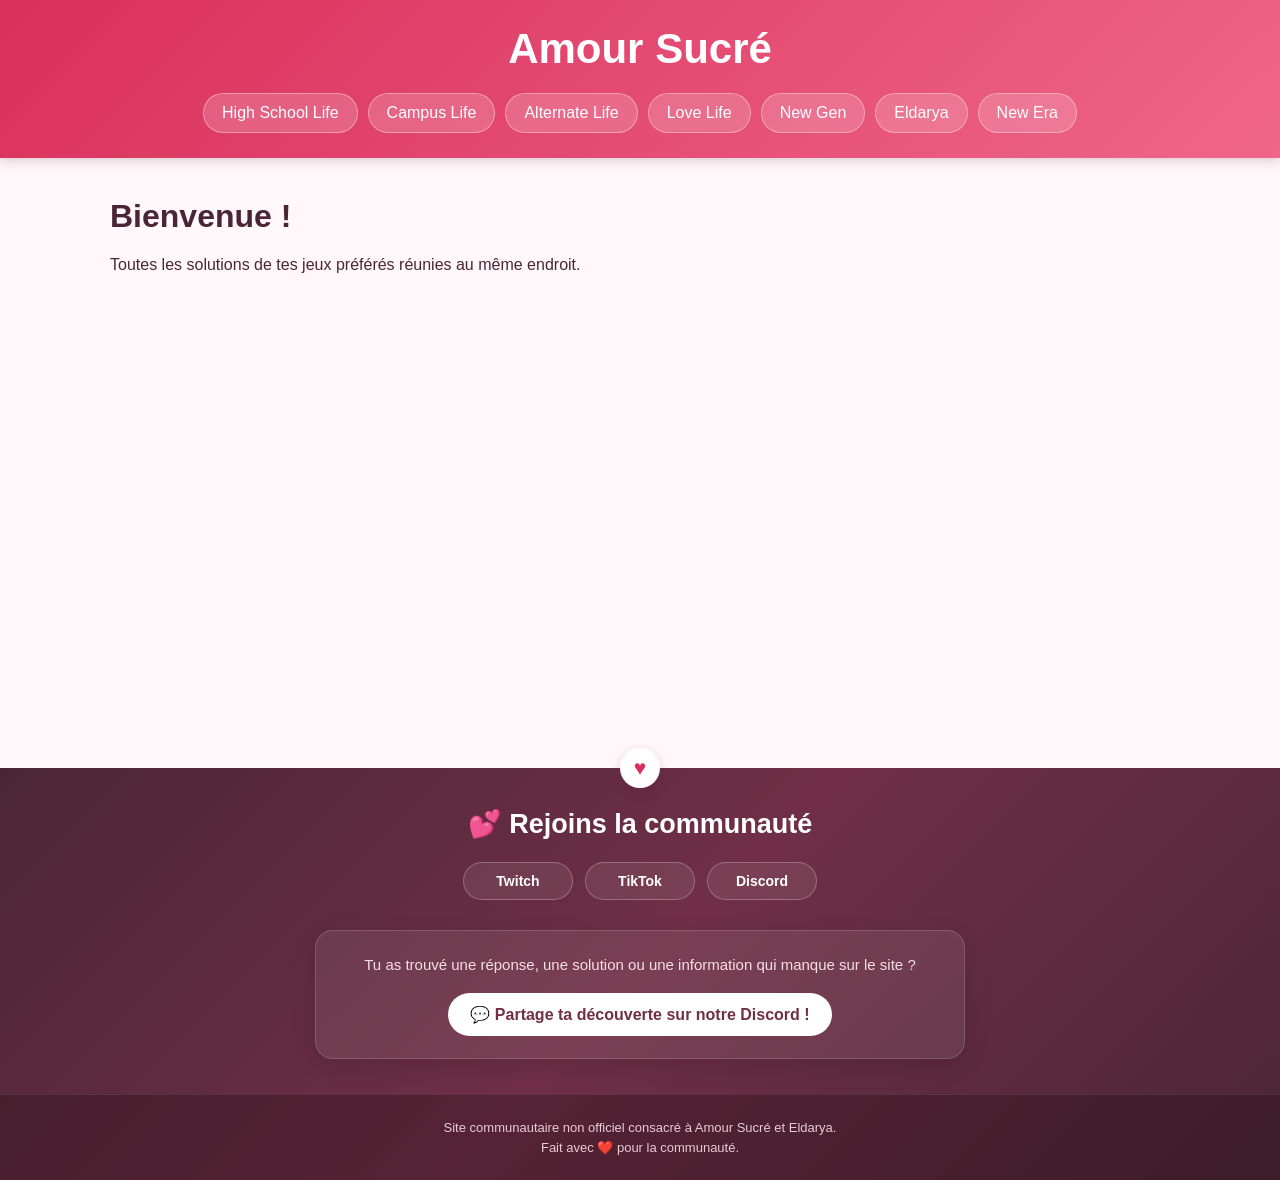
<file: index.html>
<!DOCTYPE html>

<html lang="fr">

<head>
    <meta charset="UTF-8">

    <meta name="viewport" content="width=device-width, initial-scale=1.0">

    <title>Amour Sucré - Guide</title>

    <link rel="stylesheet" href="style/css/style.css">
</head>

<body>

    <div id="header"></div>

    <main>

        <h1>Bienvenue !</h1>

        <p>
            Toutes les solutions de tes jeux préférés réunies au même endroit.
        </p>

    </main>

    <div id="footer"></div>

    <script src="js/components.js"></script>

</body>

</html>
</file>
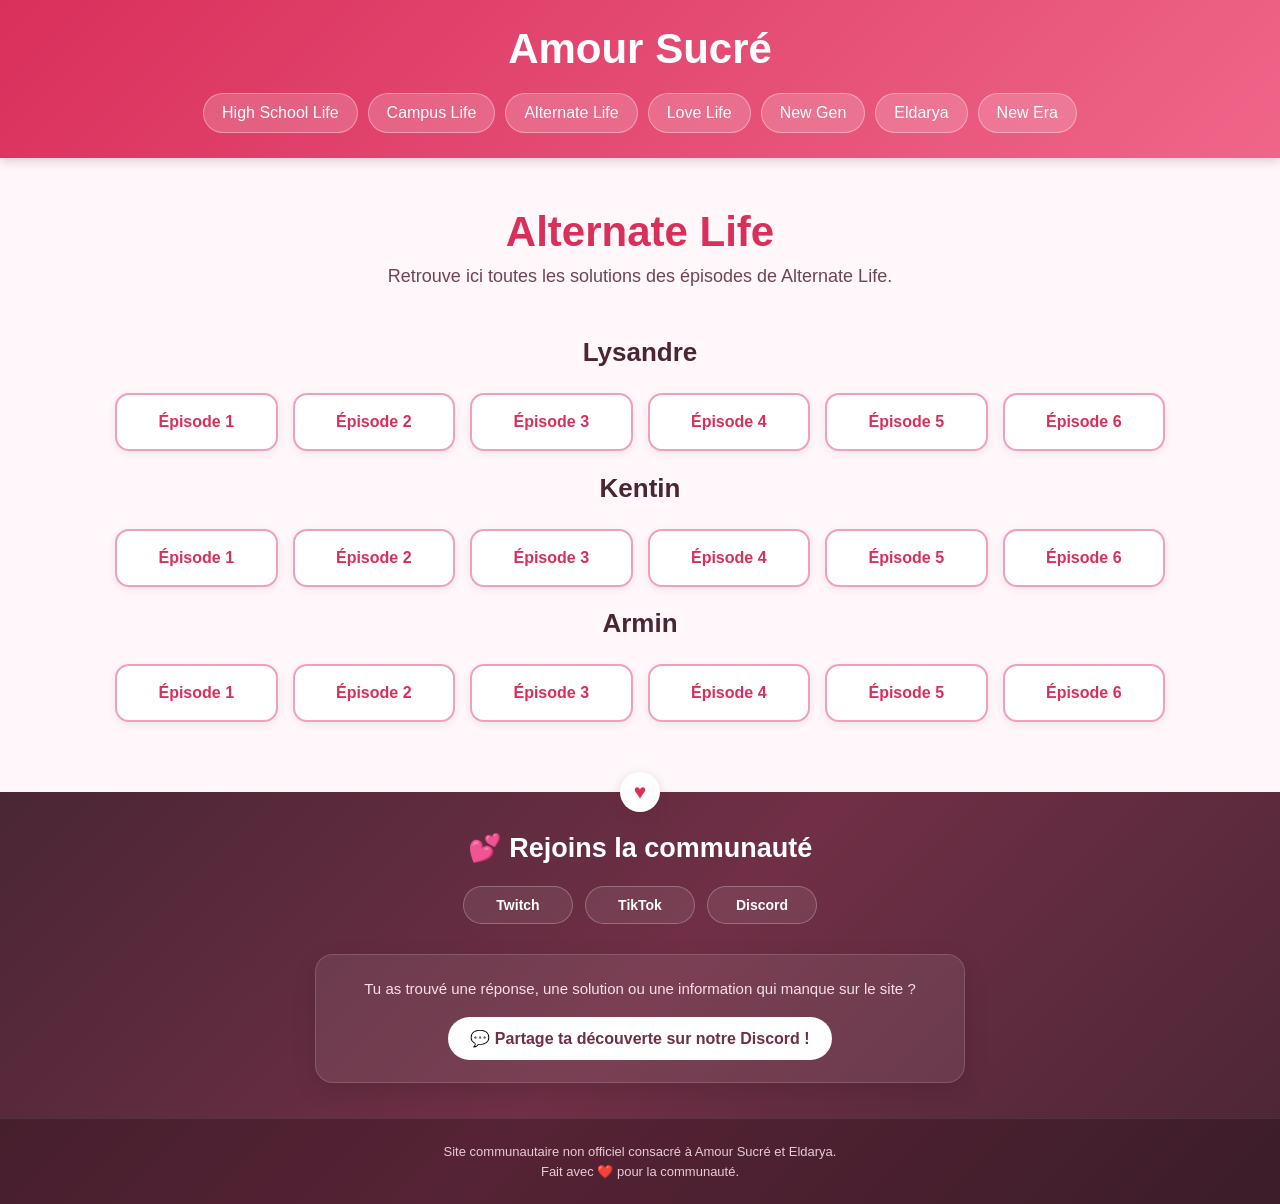
<file: jeux/alternate_life/index.html>
<!DOCTYPE html>
<html lang="fr">

<head>
    <meta charset="UTF-8">
    <meta name="viewport" content="width=device-width, initial-scale=1.0">

    <title>Alternate Life - Solutions</title>

    <!-- CSS général du site -->
    <link rel="stylesheet" href="../../style/css/style.css">

    <!-- CSS spécifique à la page HSL -->
    <link rel="stylesheet" href="../../style/css/hsl.css">
</head>

<body>

    <!-- Header partagé -->
    <div id="header"></div>

    <main class="game-page">

        <section class="game-intro">

            <h1>Alternate Life</h1>

            <p>
                Retrouve ici toutes les solutions des épisodes de
                Alternate Life.
            </p>

        </section>

        <section class="episodes-section">

            <h2>Lysandre</h2>

            <div class="episodes-grid">

                <a href="episode/episode_1.html" class="episode-button">Épisode 1</a>
                <a href="episode/episode_2.html" class="episode-button">Épisode 2</a>
                <a href="episode/episode_3.html" class="episode-button">Épisode 3</a>
                <a href="episode/episode_4.html" class="episode-button">Épisode 4</a>
                <a href="episode/episode_5.html" class="episode-button">Épisode 5</a>
                <a href="episode/episode_6.html" class="episode-button">Épisode 6</a>
            </div>

            <h2>Kentin</h2>

            <div class="episodes-grid">

                <a href="episode/episode_1.html" class="episode-button">Épisode 1</a>
                <a href="episode/episode_2.html" class="episode-button">Épisode 2</a>
                <a href="episode/episode_3.html" class="episode-button">Épisode 3</a>
                <a href="episode/episode_4.html" class="episode-button">Épisode 4</a>
                <a href="episode/episode_5.html" class="episode-button">Épisode 5</a>
                <a href="episode/episode_6.html" class="episode-button">Épisode 6</a>
            </div>

            <h2>Armin</h2>

            <div class="episodes-grid">

                <a href="episode/episode_1.html" class="episode-button">Épisode 1</a>
                <a href="episode/episode_2.html" class="episode-button">Épisode 2</a>
                <a href="episode/episode_3.html" class="episode-button">Épisode 3</a>
                <a href="episode/episode_4.html" class="episode-button">Épisode 4</a>
                <a href="episode/episode_5.html" class="episode-button">Épisode 5</a>
                <a href="episode/episode_6.html" class="episode-button">Épisode 6</a>
            </div>

        </section>

    </main>

    <!-- Footer partagé -->
    <div id="footer"></div>

    <script src="../../js/components.js"></script>

</body>

</html>
</file>
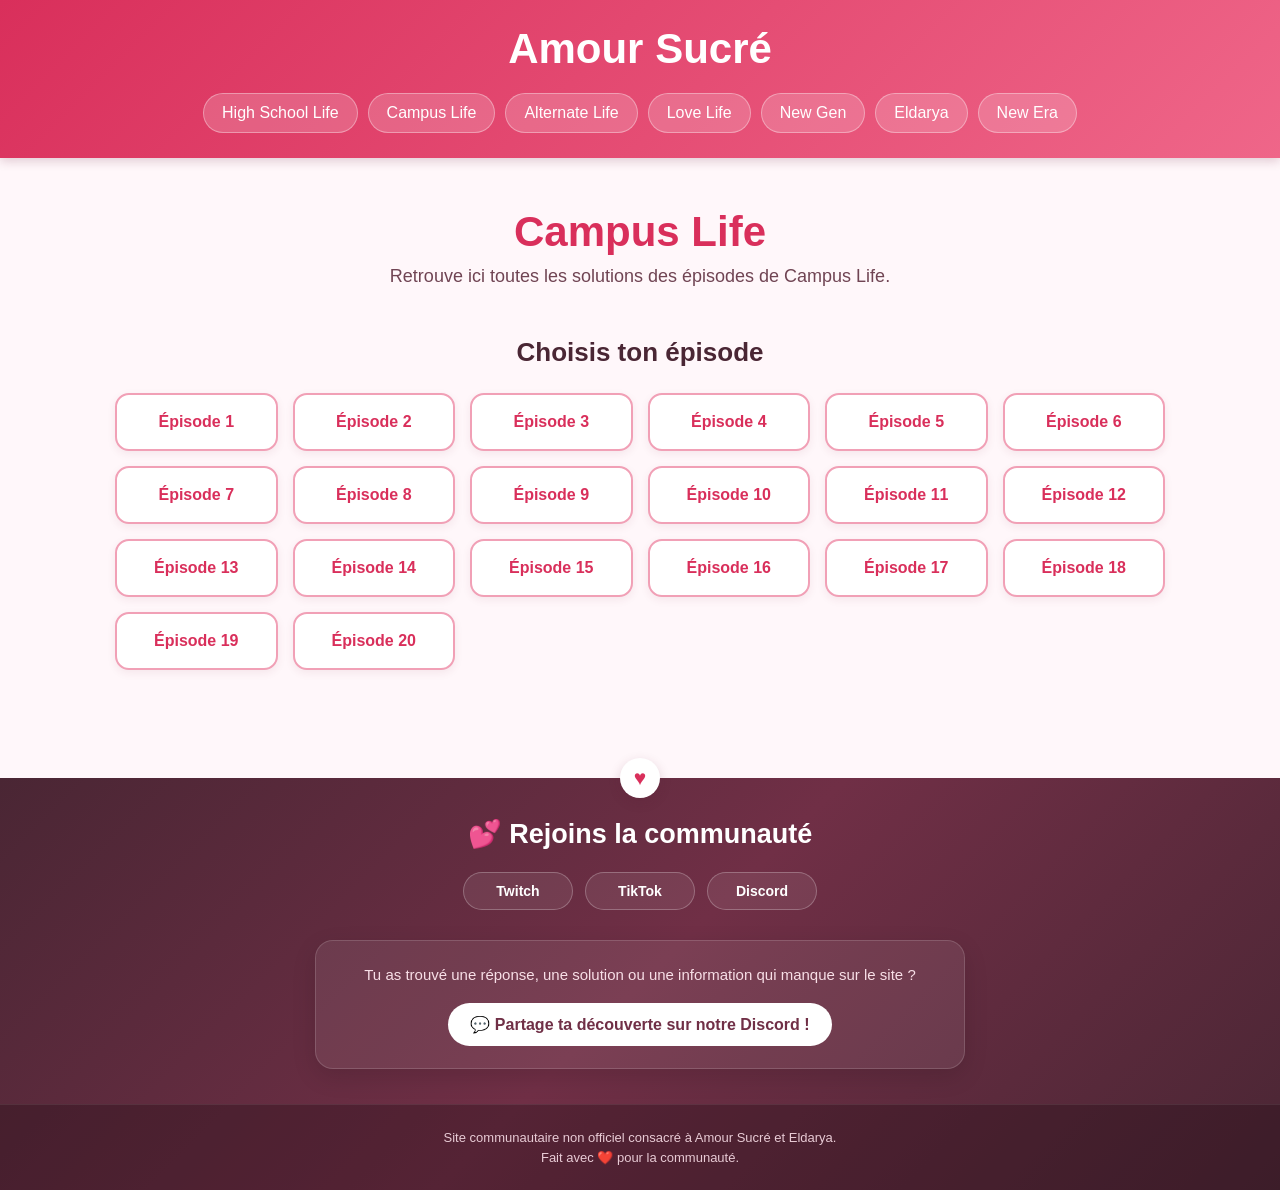
<file: jeux/campus_life/index.html>
<!DOCTYPE html>
<html lang="fr">

<head>
    <meta charset="UTF-8">
    <meta name="viewport" content="width=device-width, initial-scale=1.0">

    <title>Campus life - Solutions</title>

    <!-- CSS général du site -->
    <link rel="stylesheet" href="../../style/css/style.css">

    <!-- CSS spécifique à la page HSL -->
    <link rel="stylesheet" href="../../style/css/hsl.css">
</head>

<body>

    <!-- Header partagé -->
    <div id="header"></div>

    <main class="game-page">

        <section class="game-intro">

            <h1>Campus Life</h1>

            <p>
                Retrouve ici toutes les solutions des épisodes de
                Campus Life.
            </p>

        </section>

        <section class="episodes-section">

            <h2>Choisis ton épisode</h2>

            <div class="episodes-grid">

                <a href="episode/episode_1.html" class="episode-button">Épisode 1</a>
                <a href="episode/episode_2.html" class="episode-button">Épisode 2</a>
                <a href="episode/episode_3.html" class="episode-button">Épisode 3</a>
                <a href="episode/episode_4.html" class="episode-button">Épisode 4</a>
                <a href="episode/episode_5.html" class="episode-button">Épisode 5</a>
                <a href="episode/episode_6.html" class="episode-button">Épisode 6</a>
                <a href="episode/episode_7.html" class="episode-button">Épisode 7</a>
                <a href="episode/episode_8.html" class="episode-button">Épisode 8</a>
                <a href="episode/episode_9.html" class="episode-button">Épisode 9</a>
                <a href="episode/episode_10.html" class="episode-button">Épisode 10</a>

                <a href="episode/episode_11.html" class="episode-button">Épisode 11</a>
                <a href="episode/episode_12.html" class="episode-button">Épisode 12</a>
                <a href="episode/episode_13.html" class="episode-button">Épisode 13</a>
                <a href="episode/episode_14.html" class="episode-button">Épisode 14</a>
                <a href="episode/episode_15.html" class="episode-button">Épisode 15</a>
                <a href="episode/episode_16.html" class="episode-button">Épisode 16</a>
                <a href="episode/episode_17.html" class="episode-button">Épisode 17</a>
                <a href="episode/episode_18.html" class="episode-button">Épisode 18</a>
                <a href="episode/episode_19.html" class="episode-button">Épisode 19</a>
                <a href="episode/episode_20.html" class="episode-button">Épisode 20</a>

            </div>

        </section>

    </main>

    <!-- Footer partagé -->
    <div id="footer"></div>

    <script src="../../js/components.js"></script>

</body>

</html>
</file>
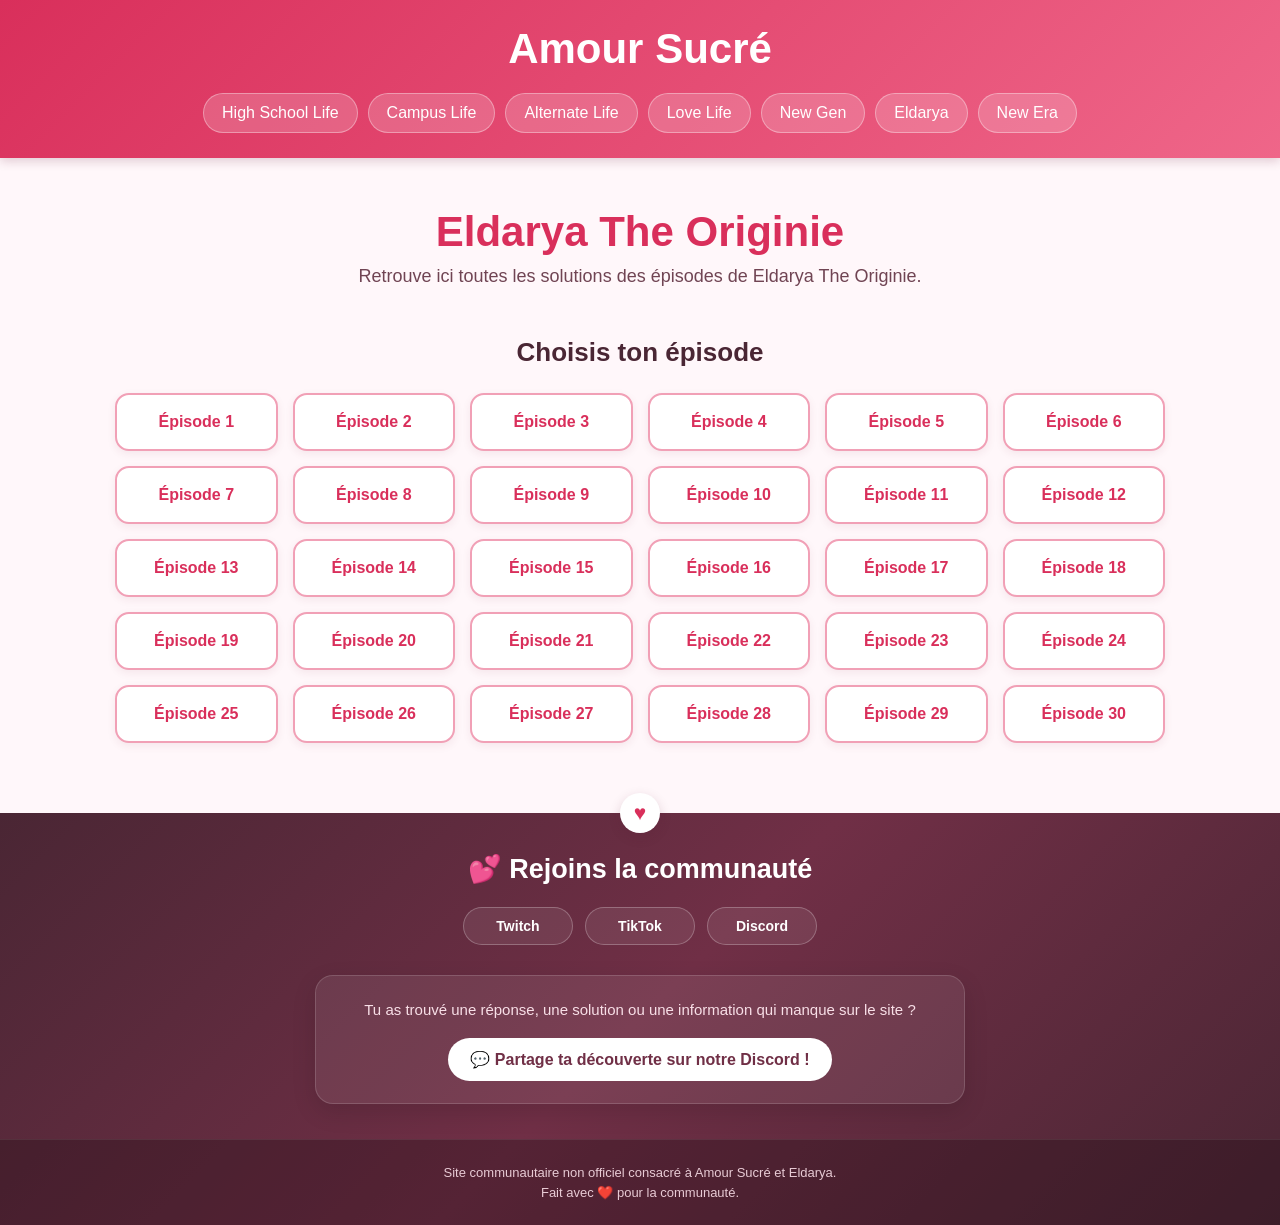
<file: jeux/eldarya/index.html>
<!DOCTYPE html>
<html lang="fr">

<head>
    <meta charset="UTF-8">
    <meta name="viewport" content="width=device-width, initial-scale=1.0">

    <title>Eldarya The Originie - Solutions</title>

    <!-- CSS général du site -->
    <link rel="stylesheet" href="../../style/css/style.css">

    <!-- CSS spécifique à la page HSL -->
    <link rel="stylesheet" href="../../style/css/hsl.css">
</head>

<body>

    <!-- Header partagé -->
    <div id="header"></div>

    <main class="game-page">

        <section class="game-intro">

            <h1>Eldarya The Originie</h1>

            <p>
                Retrouve ici toutes les solutions des épisodes de
                Eldarya The Originie.
            </p>

        </section>

        <section class="episodes-section">

            <h2>Choisis ton épisode</h2>

            <div class="episodes-grid">

                <a href="episode/episode_1.html" class="episode-button">Épisode 1</a>
                <a href="episode/episode_2.html" class="episode-button">Épisode 2</a>
                <a href="episode/episode_3.html" class="episode-button">Épisode 3</a>
                <a href="episode/episode_4.html" class="episode-button">Épisode 4</a>
                <a href="episode/episode_5.html" class="episode-button">Épisode 5</a>
                <a href="episode/episode_6.html" class="episode-button">Épisode 6</a>
                <a href="episode/episode_7.html" class="episode-button">Épisode 7</a>
                <a href="episode/episode_8.html" class="episode-button">Épisode 8</a>
                <a href="episode/episode_9.html" class="episode-button">Épisode 9</a>
                <a href="episode/episode_10.html" class="episode-button">Épisode 10</a>

                <a href="episode/episode_11.html" class="episode-button">Épisode 11</a>
                <a href="episode/episode_12.html" class="episode-button">Épisode 12</a>
                <a href="episode/episode_13.html" class="episode-button">Épisode 13</a>
                <a href="episode/episode_14.html" class="episode-button">Épisode 14</a>
                <a href="episode/episode_15.html" class="episode-button">Épisode 15</a>
                <a href="episode/episode_16.html" class="episode-button">Épisode 16</a>
                <a href="episode/episode_17.html" class="episode-button">Épisode 17</a>
                <a href="episode/episode_18.html" class="episode-button">Épisode 18</a>
                <a href="episode/episode_19.html" class="episode-button">Épisode 19</a>
                <a href="episode/episode_20.html" class="episode-button">Épisode 20</a>

                <a href="episode/episode_21.html" class="episode-button">Épisode 21</a>
                <a href="episode/episode_22.html" class="episode-button">Épisode 22</a>
                <a href="episode/episode_23.html" class="episode-button">Épisode 23</a>
                <a href="episode/episode_24.html" class="episode-button">Épisode 24</a>
                <a href="episode/episode_25.html" class="episode-button">Épisode 25</a>
                <a href="episode/episode_26.html" class="episode-button">Épisode 26</a>
                <a href="episode/episode_27.html" class="episode-button">Épisode 27</a>
                <a href="episode/episode_28.html" class="episode-button">Épisode 28</a>
                <a href="episode/episode_29.html" class="episode-button">Épisode 29</a>
                <a href="episode/episode_30.html" class="episode-button">Épisode 30</a>

            </div>

        </section>

    </main>

    <!-- Footer partagé -->
    <div id="footer"></div>

    <script src="../../js/components.js"></script>

</body>

</html>
</file>
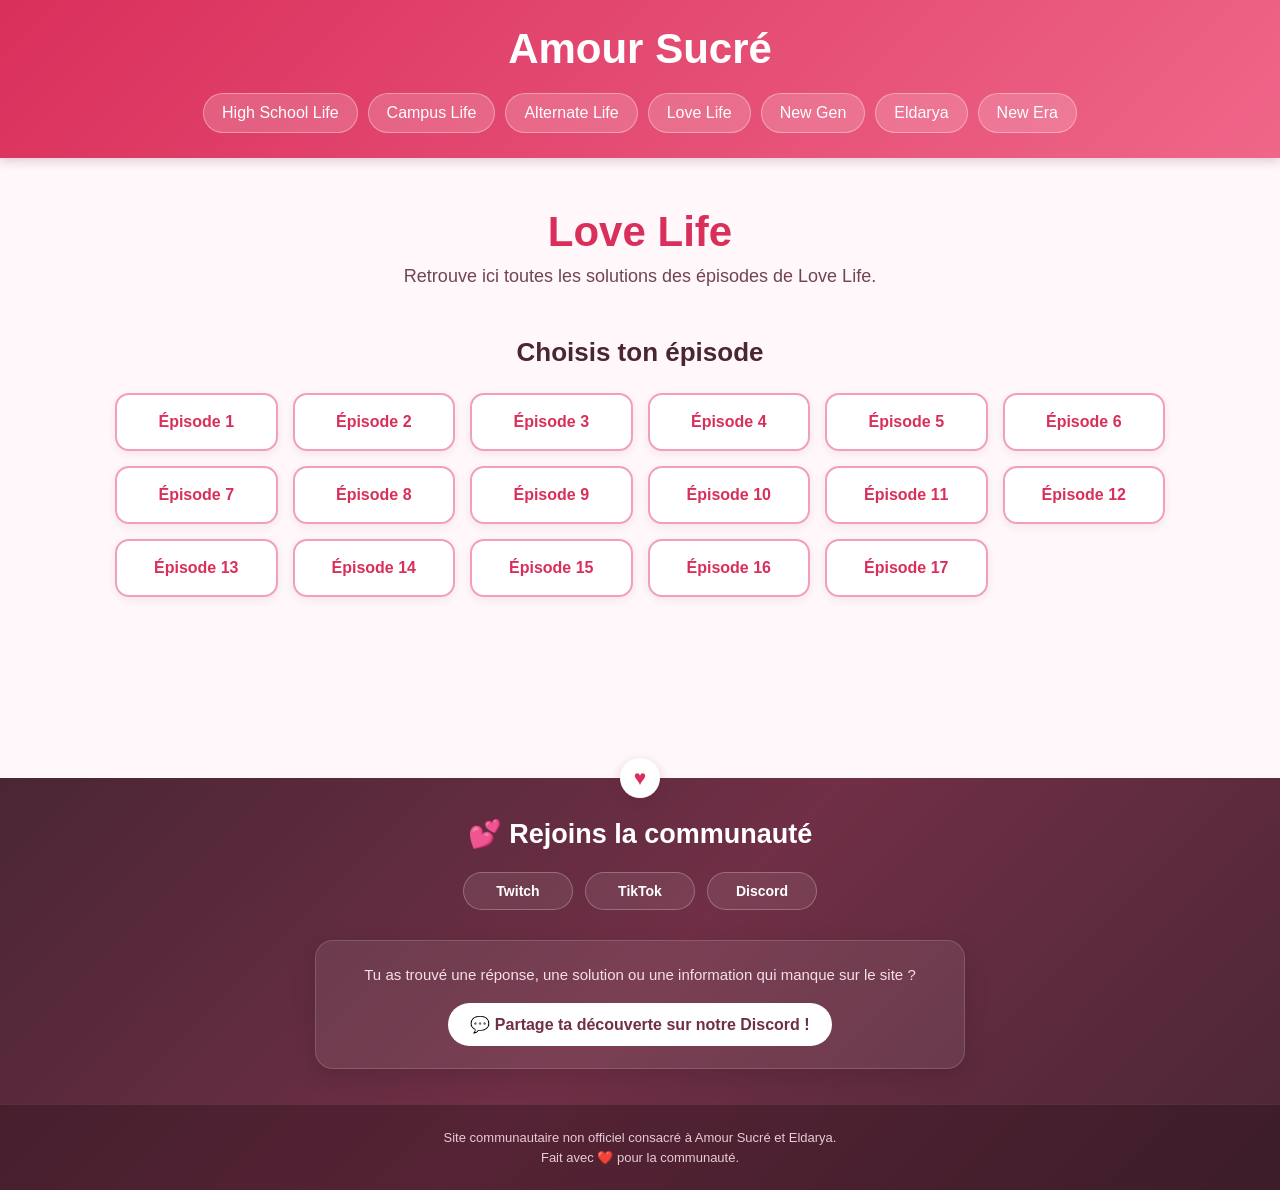
<file: jeux/love_life/index.html>
<!DOCTYPE html>
<html lang="fr">

<head>
    <meta charset="UTF-8">
    <meta name="viewport" content="width=device-width, initial-scale=1.0">

    <title>Love Life - Solutions</title>

    <!-- CSS général du site -->
    <link rel="stylesheet" href="../../style/css/style.css">

    <!-- CSS spécifique à la page HSL -->
    <link rel="stylesheet" href="../../style/css/hsl.css">
</head>

<body>

    <!-- Header partagé -->
    <div id="header"></div>

    <main class="game-page">

        <section class="game-intro">

            <h1>Love Life</h1>

            <p>
                Retrouve ici toutes les solutions des épisodes de
                Love Life.
            </p>

        </section>

        <section class="episodes-section">

            <h2>Choisis ton épisode</h2>

            <div class="episodes-grid">

                <a href="episode/episode_1.html" class="episode-button">Épisode 1</a>
                <a href="episode/episode_2.html" class="episode-button">Épisode 2</a>
                <a href="episode/episode_3.html" class="episode-button">Épisode 3</a>
                <a href="episode/episode_4.html" class="episode-button">Épisode 4</a>
                <a href="episode/episode_5.html" class="episode-button">Épisode 5</a>
                <a href="episode/episode_6.html" class="episode-button">Épisode 6</a>
                <a href="episode/episode_7.html" class="episode-button">Épisode 7</a>
                <a href="episode/episode_8.html" class="episode-button">Épisode 8</a>
                <a href="episode/episode_9.html" class="episode-button">Épisode 9</a>
                <a href="episode/episode_10.html" class="episode-button">Épisode 10</a>

                <a href="episode/episode_11.html" class="episode-button">Épisode 11</a>
                <a href="episode/episode_12.html" class="episode-button">Épisode 12</a>
                <a href="episode/episode_13.html" class="episode-button">Épisode 13</a>
                <a href="episode/episode_14.html" class="episode-button">Épisode 14</a>
                <a href="episode/episode_15.html" class="episode-button">Épisode 15</a>
                <a href="episode/episode_16.html" class="episode-button">Épisode 16</a>
                <a href="episode/episode_17.html" class="episode-button">Épisode 17</a>

            </div>

        </section>

    </main>

    <!-- Footer partagé -->
    <div id="footer"></div>

    <script src="../../js/components.js"></script>

</body>

</html>
</file>
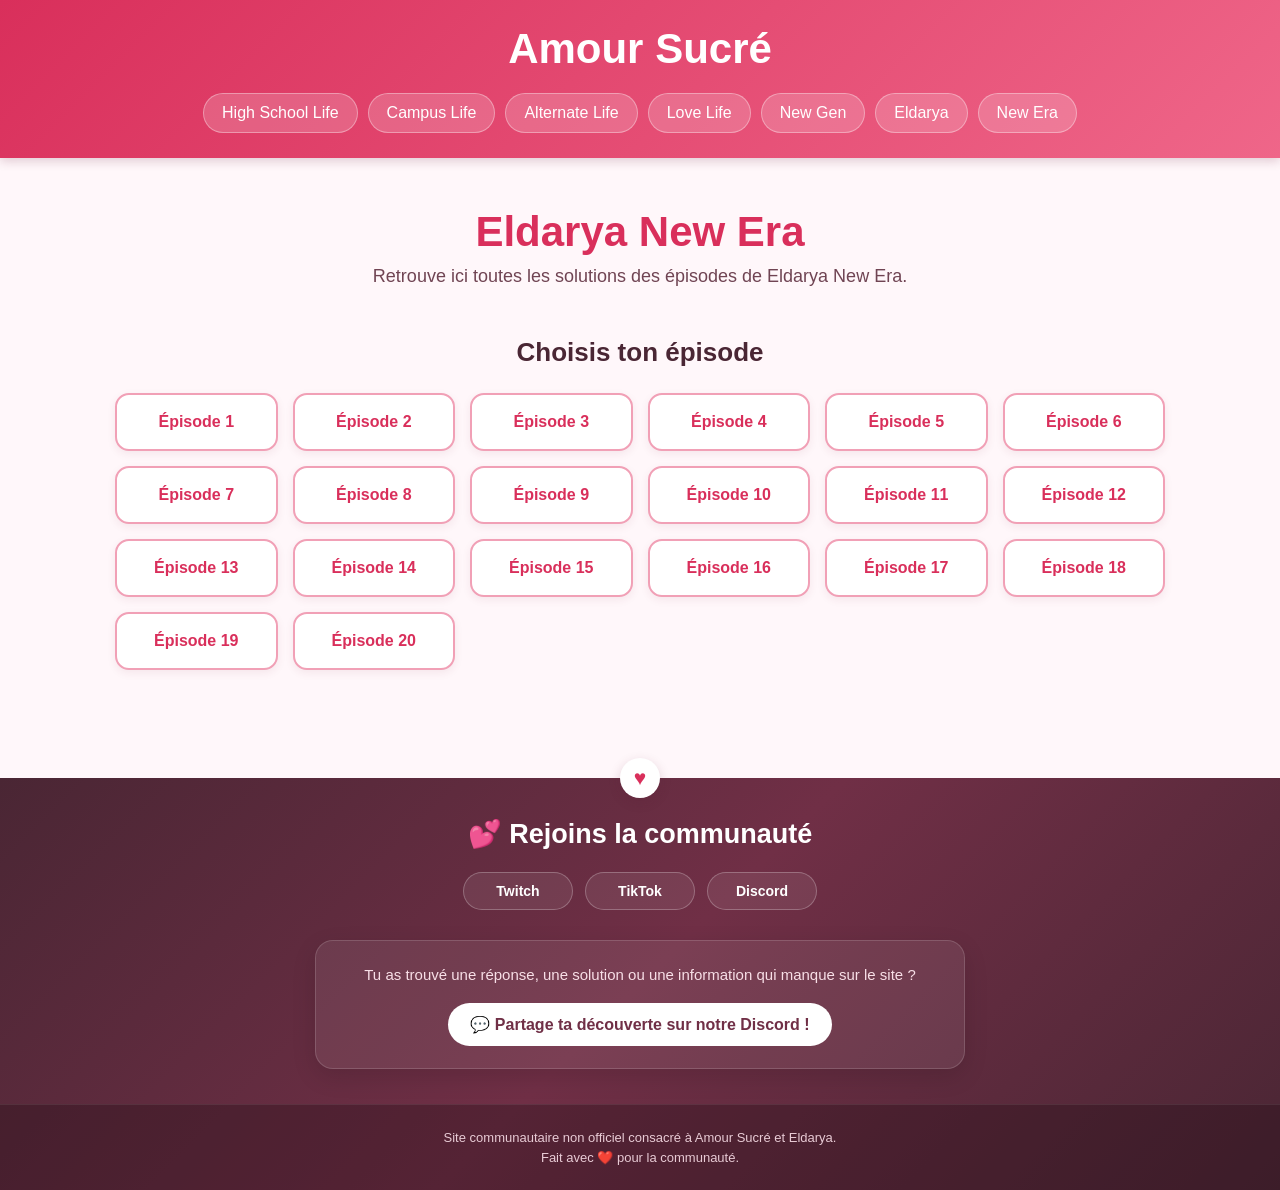
<file: jeux/new_era/index.html>
<!DOCTYPE html>
<html lang="fr">

<head>
    <meta charset="UTF-8">
    <meta name="viewport" content="width=device-width, initial-scale=1.0">

    <title>Eldarya New Era - Solutions</title>

    <!-- CSS général du site -->
    <link rel="stylesheet" href="../../style/css/style.css">

    <!-- CSS spécifique à la page HSL -->
    <link rel="stylesheet" href="../../style/css/hsl.css">
</head>

<body>

    <!-- Header partagé -->
    <div id="header"></div>

    <main class="game-page">

        <section class="game-intro">

            <h1>Eldarya New Era</h1>

            <p>
                Retrouve ici toutes les solutions des épisodes de
                Eldarya New Era.
            </p>

        </section>

        <section class="episodes-section">

            <h2>Choisis ton épisode</h2>

            <div class="episodes-grid">

                <a href="episode/episode_1.html" class="episode-button">Épisode 1</a>
                <a href="episode/episode_2.html" class="episode-button">Épisode 2</a>
                <a href="episode/episode_3.html" class="episode-button">Épisode 3</a>
                <a href="episode/episode_4.html" class="episode-button">Épisode 4</a>
                <a href="episode/episode_5.html" class="episode-button">Épisode 5</a>
                <a href="episode/episode_6.html" class="episode-button">Épisode 6</a>
                <a href="episode/episode_7.html" class="episode-button">Épisode 7</a>
                <a href="episode/episode_8.html" class="episode-button">Épisode 8</a>
                <a href="episode/episode_9.html" class="episode-button">Épisode 9</a>
                <a href="episode/episode_10.html" class="episode-button">Épisode 10</a>

                <a href="episode/episode_11.html" class="episode-button">Épisode 11</a>
                <a href="episode/episode_12.html" class="episode-button">Épisode 12</a>
                <a href="episode/episode_13.html" class="episode-button">Épisode 13</a>
                <a href="episode/episode_14.html" class="episode-button">Épisode 14</a>
                <a href="episode/episode_15.html" class="episode-button">Épisode 15</a>
                <a href="episode/episode_16.html" class="episode-button">Épisode 16</a>
                <a href="episode/episode_17.html" class="episode-button">Épisode 17</a>
                <a href="episode/episode_18.html" class="episode-button">Épisode 18</a>
                <a href="episode/episode_19.html" class="episode-button">Épisode 19</a>
                <a href="episode/episode_20.html" class="episode-button">Épisode 20</a>

            </div>

        </section>

    </main>

    <!-- Footer partagé -->
    <div id="footer"></div>

    <script src="../../js/components.js"></script>

</body>

</html>
</file>
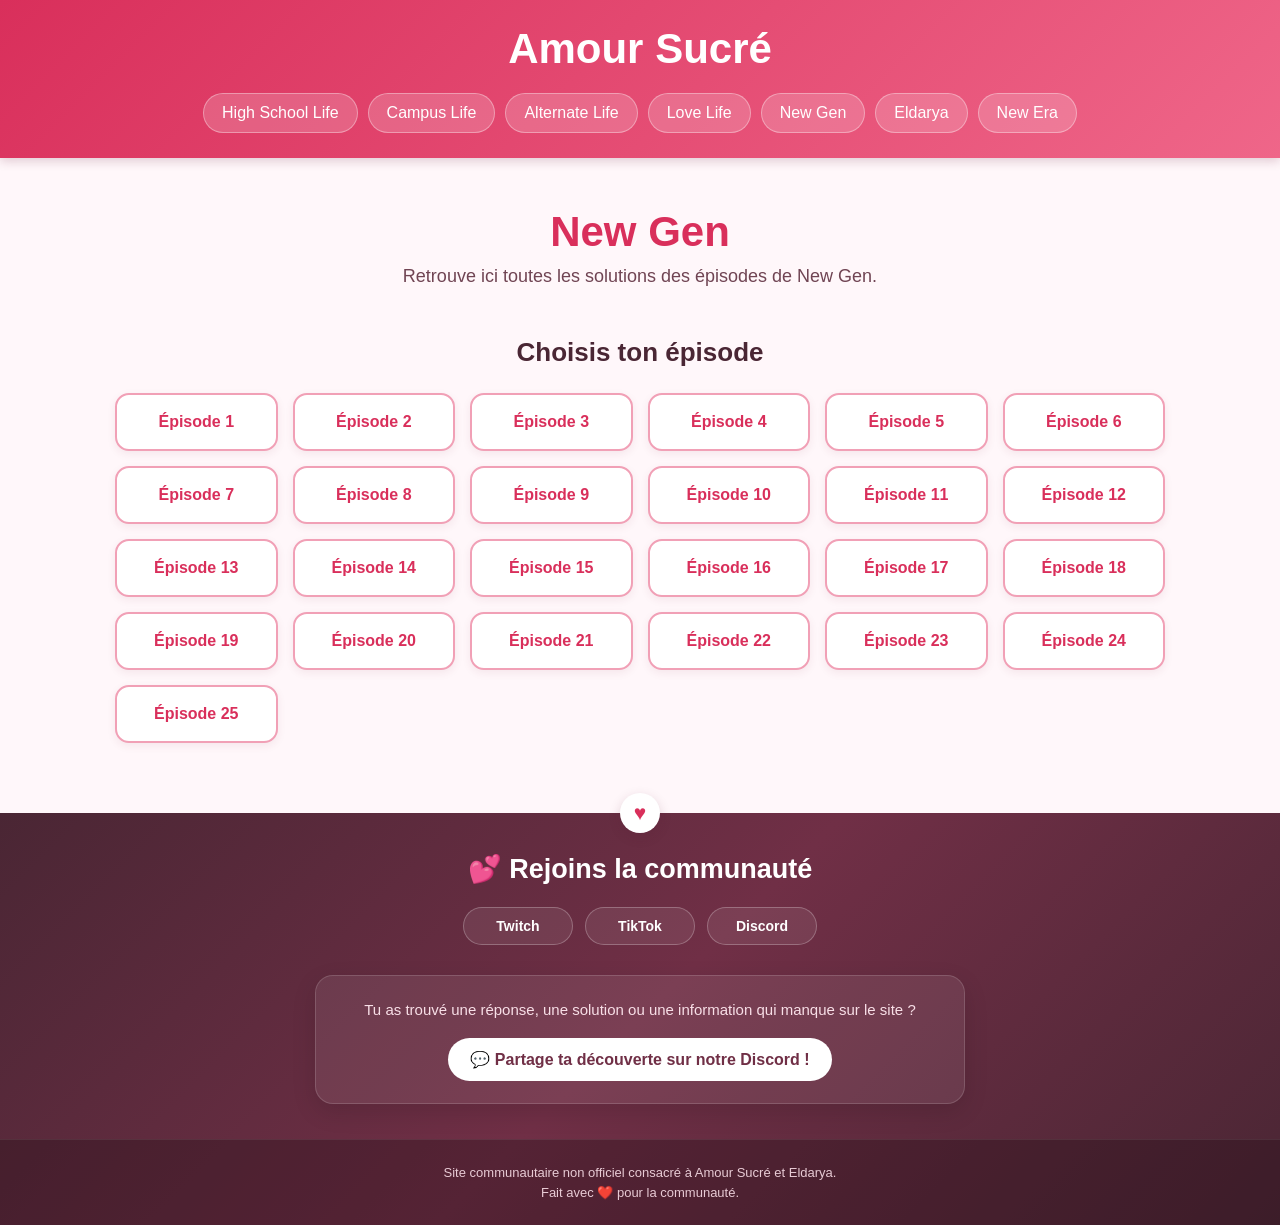
<file: jeux/new_gen/index.html>
<!DOCTYPE html>
<html lang="fr">

<head>
    <meta charset="UTF-8">
    <meta name="viewport" content="width=device-width, initial-scale=1.0">

    <title>New Gen - Solutions</title>

    <!-- CSS général du site -->
    <link rel="stylesheet" href="../../style/css/style.css">

    <!-- CSS spécifique à la page HSL -->
    <link rel="stylesheet" href="../../style/css/hsl.css">
</head>

<body>

    <!-- Header partagé -->
    <div id="header"></div>

    <main class="game-page">

        <section class="game-intro">

            <h1>New Gen</h1>

            <p>
                Retrouve ici toutes les solutions des épisodes de
                New Gen.
            </p>

        </section>

        <section class="episodes-section">

            <h2>Choisis ton épisode</h2>

            <div class="episodes-grid">

                <a href="episode/episode_1.html" class="episode-button">Épisode 1</a>
                <a href="episode/episode_2.html" class="episode-button">Épisode 2</a>
                <a href="episode/episode_3.html" class="episode-button">Épisode 3</a>
                <a href="episode/episode_4.html" class="episode-button">Épisode 4</a>
                <a href="episode/episode_5.html" class="episode-button">Épisode 5</a>
                <a href="episode/episode_6.html" class="episode-button">Épisode 6</a>
                <a href="episode/episode_7.html" class="episode-button">Épisode 7</a>
                <a href="episode/episode_8.html" class="episode-button">Épisode 8</a>
                <a href="episode/episode_9.html" class="episode-button">Épisode 9</a>
                <a href="episode/episode_10.html" class="episode-button">Épisode 10</a>

                <a href="episode/episode_11.html" class="episode-button">Épisode 11</a>
                <a href="episode/episode_12.html" class="episode-button">Épisode 12</a>
                <a href="episode/episode_13.html" class="episode-button">Épisode 13</a>
                <a href="episode/episode_14.html" class="episode-button">Épisode 14</a>
                <a href="episode/episode_15.html" class="episode-button">Épisode 15</a>
                <a href="episode/episode_16.html" class="episode-button">Épisode 16</a>
                <a href="episode/episode_17.html" class="episode-button">Épisode 17</a>
                <a href="episode/episode_18.html" class="episode-button">Épisode 18</a>
                <a href="episode/episode_19.html" class="episode-button">Épisode 19</a>
                <a href="episode/episode_20.html" class="episode-button">Épisode 20</a>

                <a href="episode/episode_21.html" class="episode-button">Épisode 21</a>
                <a href="episode/episode_22.html" class="episode-button">Épisode 22</a>
                <a href="episode/episode_23.html" class="episode-button">Épisode 23</a>
                <a href="episode/episode_24.html" class="episode-button">Épisode 24</a>
                <a href="episode/episode_25.html" class="episode-button">Épisode 25</a>
                

            </div>

        </section>

    </main>

    <!-- Footer partagé -->
    <div id="footer"></div>

    <script src="../../js/components.js"></script>

</body>

</html>
</file>
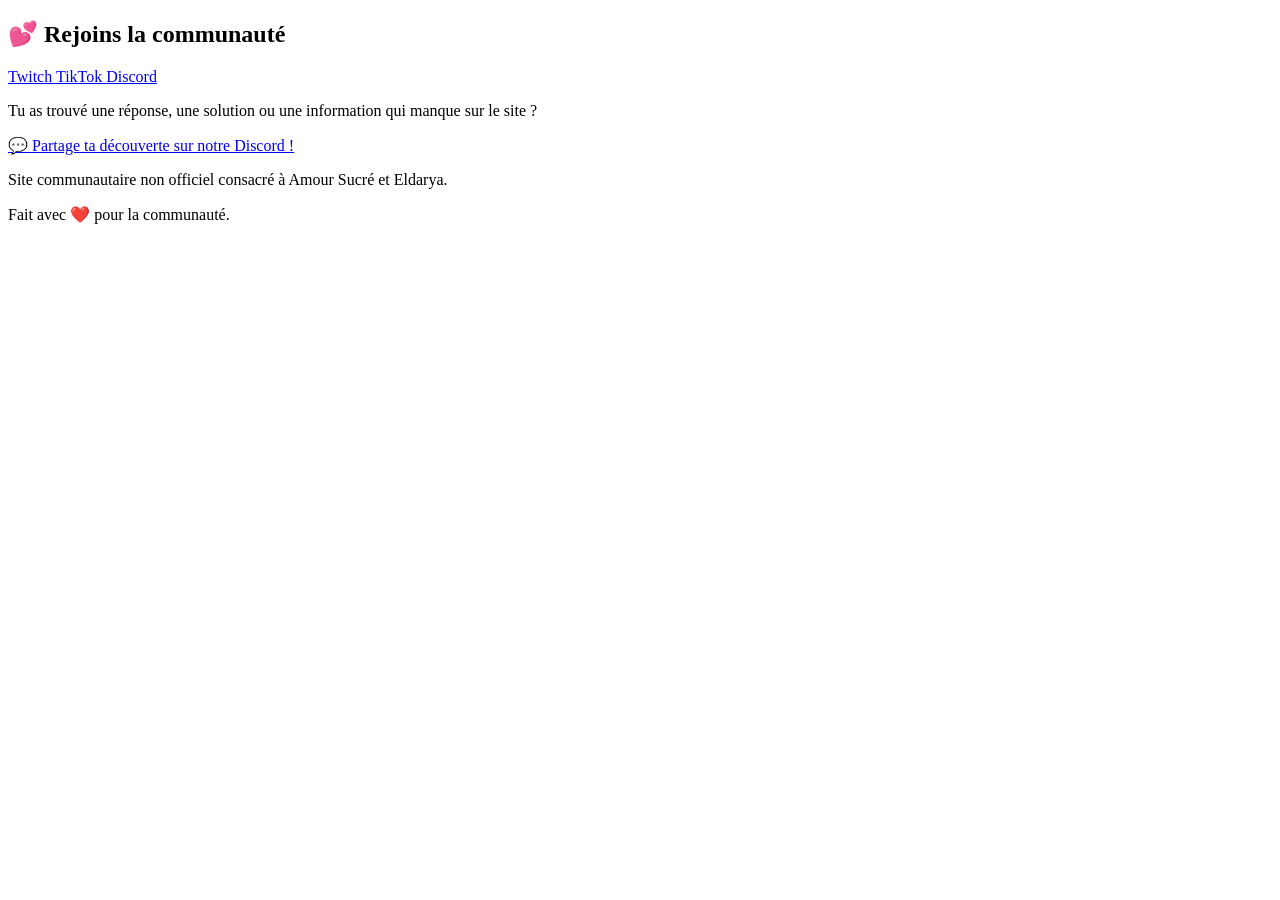
<file: components/footer.html>
<!DOCTYPE html>
<html lang="fr">
<head>
    <meta charset="UTF-8">
    <meta name="viewport" content="width=device-width, initial-scale=1.0">
    <title>Document</title>
</head>
<body>
    <footer class="site-footer">

    <div class="footer-community">

        <h2>💕 Rejoins la communauté</h2>

        <div class="footer-socials">

            <a
                href="https://www.twitch.tv/saphirschwarz"
                target="_blank"
                rel="noopener noreferrer"
            >
                Twitch
            </a>

            <a
                href="https://www.tiktok.com/@saphir_schwarz"
                target="_blank"
                rel="noopener noreferrer"
            >
                TikTok
            </a>

            <a
                href="https://discord.gg/KcrPYbtAFV"
                target="_blank"
                rel="noopener noreferrer"
            >
                Discord
            </a>

        </div>


        <div class="footer-contribution">

            <p>
                Tu as trouvé une réponse, une solution ou une information
                qui manque sur le site ?
            </p>

            <a
                href="https://discord.gg/KcrPYbtAFV"
                target="_blank"
                rel="noopener noreferrer"
                class="discord-contribution"
            >
                💬 Partage ta découverte sur notre Discord !
            </a>

        </div>

    </div>


    <div class="footer-bottom">

        <p>
            Site communautaire non officiel consacré à
            Amour Sucré et Eldarya.
        </p>

        <p>
            Fait avec ❤️ pour la communauté.
        </p>

    </div>

</footer>
</body>
</html>
</file>
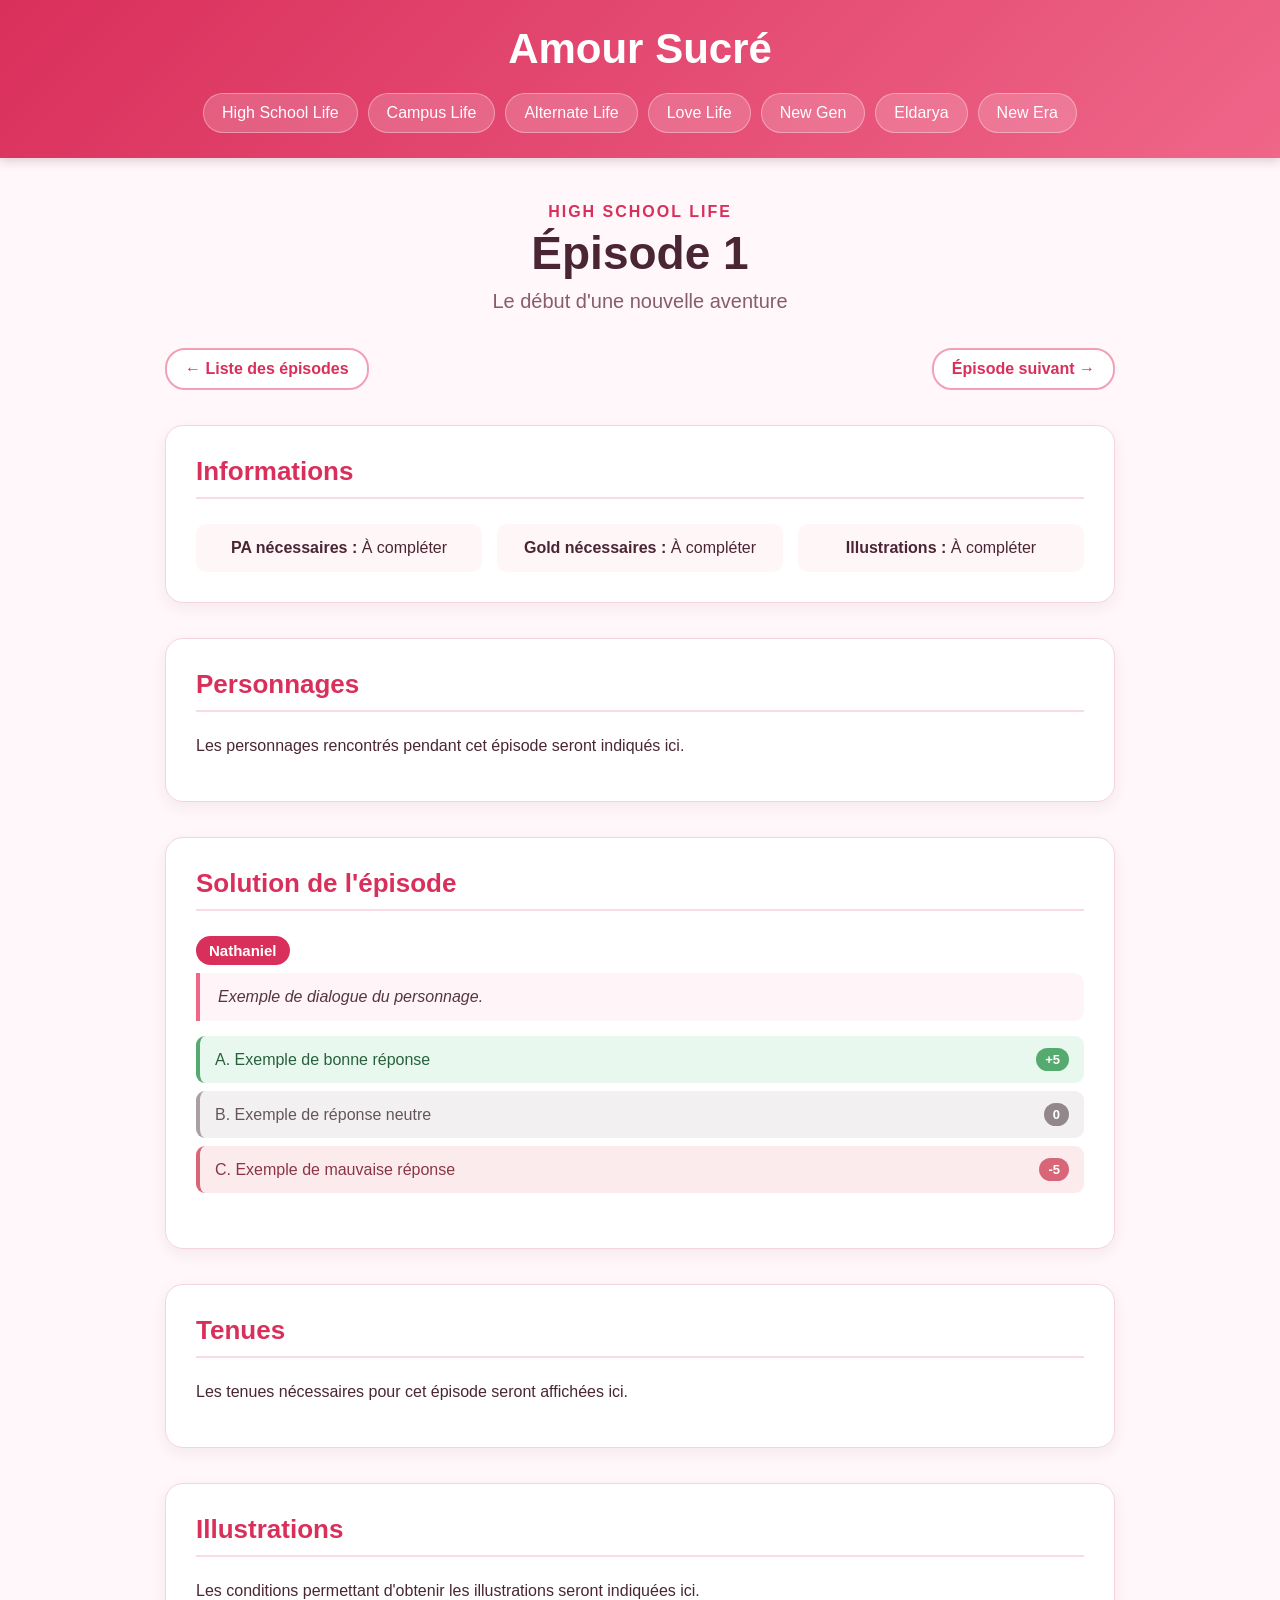
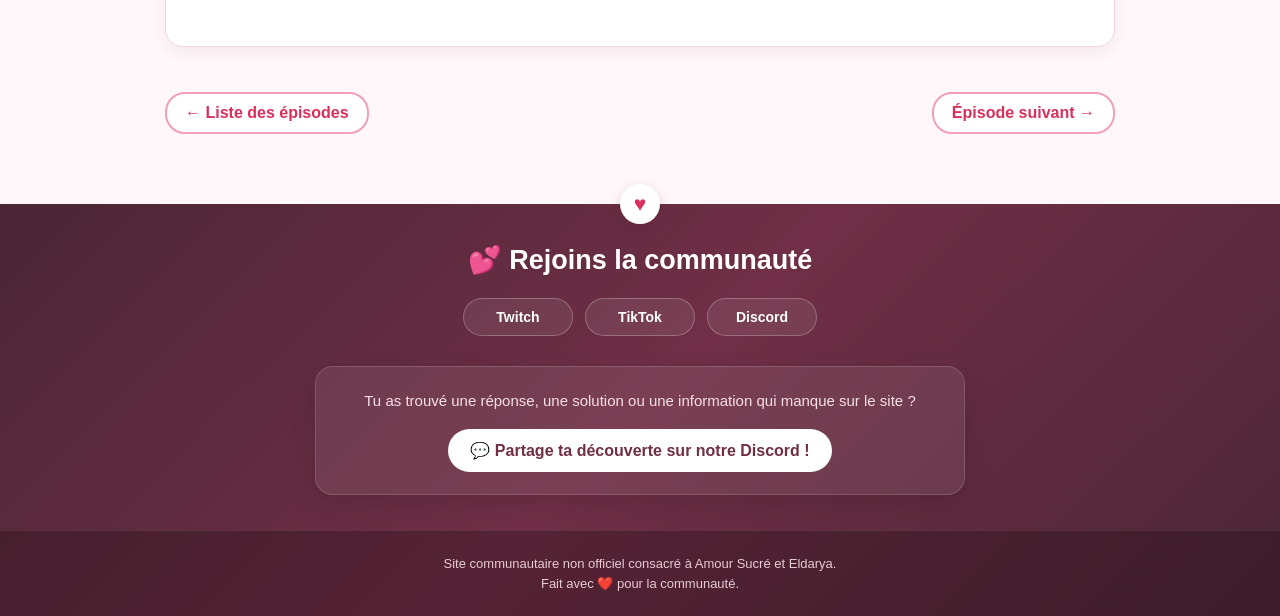
<file: jeux/hsl/episode/episode_1.html>
<!DOCTYPE html>
<html lang="fr">

<head>
    <meta charset="UTF-8">
    <meta name="viewport" content="width=device-width, initial-scale=1.0">

    <title>Épisode 1 - High School Life</title>

    <!-- CSS général -->
    <link rel="stylesheet" href="../../../style/css/style.css">

    <!-- CSS des pages épisodes -->
    <link rel="stylesheet" href="../../../style/css/episode.css">
</head>

<body>

    <!-- HEADER -->
    <div id="header"></div>


    <main class="episode-page">

        <!-- =========================
             EN-TÊTE DE L'ÉPISODE
        ========================== -->

        <section class="episode-header">

            <p class="game-name">
                High School Life
            </p>

            <h1>Épisode 1</h1>

            <p class="episode-title">
                Le début d'une nouvelle aventure
            </p>

        </section>


        <!-- =========================
             NAVIGATION
        ========================== -->

        <nav class="episode-navigation">

            <a href="../index.html">
                ← Liste des épisodes
            </a>

            <a href="episode_2.html">
                Épisode suivant →
            </a>

        </nav>


        <!-- =========================
             INFORMATIONS
        ========================== -->

        <section class="episode-section">

            <h2>Informations</h2>

            <div class="episode-info">

                <p>
                    <strong>PA nécessaires :</strong>
                    À compléter
                </p>

                <p>
                    <strong>Gold nécessaires :</strong>
                    À compléter
                </p>

                <p>
                    <strong>Illustrations :</strong>
                    À compléter
                </p>

            </div>

        </section>


        <!-- =========================
             PERSONNAGES
        ========================== -->

        <section class="episode-section">

            <h2>Personnages</h2>

            <p>
                Les personnages rencontrés pendant cet épisode
                seront indiqués ici.
            </p>

        </section>


        <!-- =========================
             SOLUTION
        ========================== -->

        <section class="episode-section">

            <h2>Solution de l'épisode</h2>

            <div class="dialogue">

                <p class="character">
                    Nathaniel
                </p>

                <p class="dialogue-text">
                    Exemple de dialogue du personnage.
                </p>


                <div class="answers">

                    <p class="answer positive">
                        A. Exemple de bonne réponse
                        <span>+5</span>
                    </p>

                    <p class="answer neutral">
                        B. Exemple de réponse neutre
                        <span>0</span>
                    </p>

                    <p class="answer negative">
                        C. Exemple de mauvaise réponse
                        <span>-5</span>
                    </p>

                </div>

            </div>

        </section>


        <!-- =========================
             TENUES
        ========================== -->

        <section class="episode-section">

            <h2>Tenues</h2>

            <p>
                Les tenues nécessaires pour cet épisode
                seront affichées ici.
            </p>

        </section>


        <!-- =========================
             ILLUSTRATIONS
        ========================== -->

        <section class="episode-section">

            <h2>Illustrations</h2>

            <p>
                Les conditions permettant d'obtenir les
                illustrations seront indiquées ici.
            </p>

        </section>


        <!-- =========================
             NAVIGATION BAS DE PAGE
        ========================== -->

        <nav class="episode-navigation bottom">

            <a href="../index.html">
                ← Liste des épisodes
            </a>

            <a href="episode_2.html">
                Épisode suivant →
            </a>

        </nav>

    </main>


    <!-- FOOTER -->
    <div id="footer"></div>


    <!-- Composants partagés -->
    <script src="../../../js/components.js"></script>

</body>

</html>
</file>
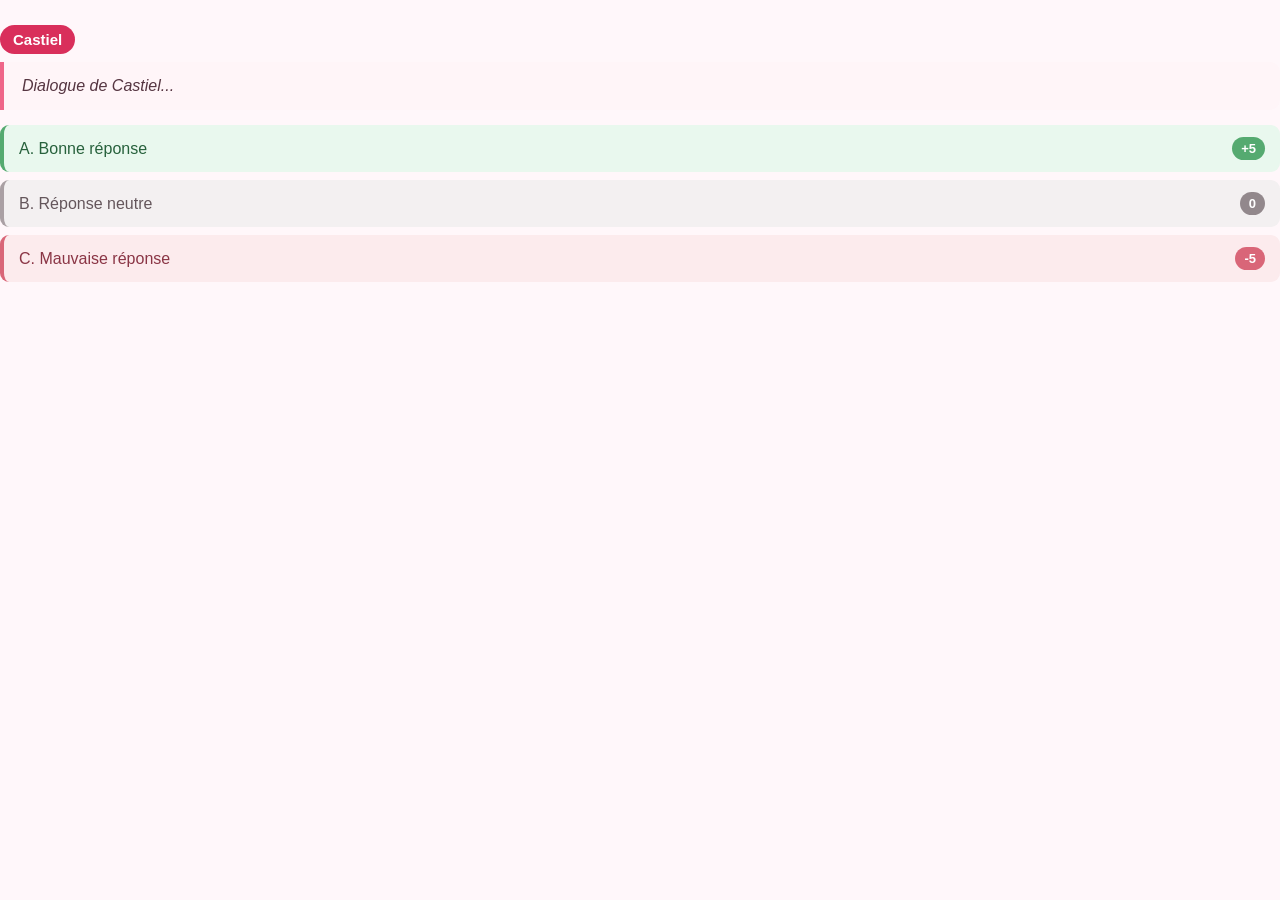
<file: jeux/hsl/episode/episode_2.html>
<!DOCTYPE html>
<html lang="en">
<head>
    <meta charset="UTF-8">
    <meta name="viewport" content="width=device-width, initial-scale=1.0">
    <title>Document</title>
    <link rel="stylesheet" href="../../../style/css/style.css">

    <!-- CSS des pages épisodes -->
    <link rel="stylesheet" href="../../../style/css/episode.css">
</head>
<body>
    <div class="dialogue">

    <p class="character">
        Castiel
    </p>

    <p class="dialogue-text">
        Dialogue de Castiel...
    </p>

    <div class="answers">

        <p class="answer positive">
            A. Bonne réponse
            <span>+5</span>
        </p>

        <p class="answer neutral">
            B. Réponse neutre
            <span>0</span>
        </p>

        <p class="answer negative">
            C. Mauvaise réponse
            <span>-5</span>
        </p>

    </div>

</div>
</body>
</html>
</file>
<file: style/css/style.css>
/* =========================
   BASE
========================= */

* {
    box-sizing: border-box;
}

body {
    margin: 0;

    font-family: Arial, sans-serif;

    background-color: #fff7fa;
    color: #4a2634;
}


/* =========================
   HEADER
========================= */

.site-header {
    background: linear-gradient(
        135deg,
        #d92f5b,
        #ef6689
    );

    padding: 25px 30px;

    text-align: center;

    box-shadow: 0 3px 10px rgba(100, 20, 50, 0.2);
}


/* TITRE */

.site-title a {
    display: inline-block;

    margin-bottom: 20px;

    color: white;

    font-size: 42px;
    font-weight: bold;

    text-decoration: none;
}


/* NAVIGATION */

.game-navigation {
    display: flex;

    justify-content: center;
    align-items: center;

    flex-wrap: wrap;

    gap: 10px;
}


.game-navigation a {
    padding: 10px 18px;

    background-color: rgba(255, 255, 255, 0.18);

    color: white;

    text-decoration: none;

    border: 1px solid rgba(255, 255, 255, 0.35);

    border-radius: 20px;

    transition: 0.2s;
}


.game-navigation a:hover {
    background-color: white;

    color: #d92f5b;

    transform: translateY(-2px);
}


/* =========================
   CONTENU
========================= */

main {
    max-width: 1100px;

    margin: 40px auto;

    padding: 0 20px;

    min-height: 500px;
}

/* ==================================================
   FOOTER
================================================== */

.site-footer {
    margin-top: 70px;

    color: #fff;

    background:
        linear-gradient(
            135deg,
            #4a2634 0%,
            #702f46 50%,
            #4a2634 100%
        );

    text-align: center;
}


/* ==================================================
   COMMUNAUTÉ
================================================== */

.footer-community {
    max-width: 900px;

    margin: 0 auto;
    padding: 45px 25px 35px;
}


.footer-community h2 {
    margin: 0 0 22px;

    color: #fff;

    font-size: 27px;
    font-weight: 700;
}


/* ==================================================
   RÉSEAUX SOCIAUX
================================================== */

.footer-socials {
    display: flex;

    justify-content: center;
    align-items: center;

    flex-wrap: wrap;

    gap: 12px;

    margin-bottom: 30px;
}


.footer-socials a {
    display: inline-flex;

    align-items: center;
    justify-content: center;

    min-width: 110px;

    padding: 10px 20px;

    color: #fff;

    background-color: rgba(255, 255, 255, 0.08);

    border: 1px solid rgba(255, 255, 255, 0.25);
    border-radius: 25px;

    text-decoration: none;

    font-size: 14px;
    font-weight: 600;

    transition:
        transform 0.2s ease,
        background-color 0.2s ease,
        box-shadow 0.2s ease;
}


.footer-socials a:hover {
    transform: translateY(-3px);

    background-color: rgba(255, 255, 255, 0.18);

    box-shadow: 0 5px 15px rgba(0, 0, 0, 0.15);
}


/* ==================================================
   CONTRIBUTION DISCORD
================================================== */

.footer-contribution {
    max-width: 650px;

    margin: 0 auto;
    padding: 22px;

    background-color: rgba(255, 255, 255, 0.08);

    border: 1px solid rgba(255, 255, 255, 0.15);
    border-radius: 18px;

    box-shadow: 0 8px 25px rgba(0, 0, 0, 0.12);
}


.footer-contribution p {
    margin: 0 0 16px;

    color: #f8dfe7;

    font-size: 15px;
    line-height: 1.6;
}


/* Bouton principal */

.discord-contribution {
    display: inline-block;

    padding: 12px 22px;

    color: #702f46;

    background-color: #fff;

    border-radius: 25px;

    text-decoration: none;

    font-weight: bold;

    transition:
        transform 0.2s ease,
        box-shadow 0.2s ease,
        background-color 0.2s ease;
}


.discord-contribution:hover {
    transform: translateY(-3px);

    background-color: #fff1f5;

    box-shadow: 0 6px 18px rgba(0, 0, 0, 0.18);
}


/* ==================================================
   BAS DU FOOTER
================================================== */

.footer-bottom {
    padding: 20px;

    background-color: rgba(35, 13, 21, 0.35);

    border-top: 1px solid rgba(255, 255, 255, 0.08);
}


.footer-bottom p {
    margin: 5px 0;

    color: #e8cbd5;

    font-size: 13px;
}


/* ==================================================
   PETITE DÉCORATION
================================================== */

.footer-community::before {
    content: "♥";

    display: block;

    width: 40px;
    height: 40px;

    margin: -65px auto 20px;

    color: #d92f5b;

    background-color: #fff;

    border-radius: 50%;

    font-size: 21px;
    line-height: 40px;

    box-shadow: 0 4px 12px rgba(90, 25, 50, 0.18);
}


/* ==================================================
   MOBILE
================================================== */

@media (max-width: 600px) {

    .site-footer {
        margin-top: 50px;
    }


    .footer-community {
        padding:
            40px
            18px
            30px;
    }


    .footer-community h2 {
        font-size: 23px;
    }


    .footer-socials {
        gap: 8px;

        margin-bottom: 25px;
    }


    .footer-socials a {
        min-width: 90px;

        padding: 9px 14px;

        font-size: 13px;
    }


    .footer-contribution {
        padding: 18px 15px;
    }


    .footer-contribution p {
        font-size: 14px;
    }


    .discord-contribution {
        padding: 11px 17px;

        font-size: 14px;
    }

}
</file>
<file: style/css/hsl.css>
/* =========================
   PAGE HIGH SCHOOL LIFE
========================= */

.game-page {
    max-width: 1100px;
    margin: 50px auto;
    padding: 0 25px;
}


/* =========================
   INTRODUCTION
========================= */

.game-intro {
    text-align: center;
    margin-bottom: 50px;
}

.game-intro h1 {
    margin-bottom: 10px;

    font-size: 42px;

    color: #d92f5b;
}

.game-intro p {
    margin: 0;

    font-size: 18px;

    color: #704453;
}


/* =========================
   ÉPISODES
========================= */

.episodes-section h2 {
    margin-bottom: 25px;

    text-align: center;

    font-size: 26px;

    color: #4a2634;
}


/* Grille */

.episodes-grid {
    display: grid;

    grid-template-columns:
        repeat(auto-fit, minmax(150px, 1fr));

    gap: 15px;
}


/* Boutons */

.episode-button {
    display: block;

    padding: 18px 10px;

    text-align: center;

    text-decoration: none;

    font-weight: bold;

    color: #d92f5b;

    background-color: white;

    border: 2px solid #f1a0b6;

    border-radius: 14px;

    box-shadow: 0 3px 8px rgba(130, 40, 70, 0.08);

    transition:
        transform 0.2s,
        background-color 0.2s,
        color 0.2s,
        box-shadow 0.2s;
}


/* Survol */

.episode-button:hover {
    transform: translateY(-4px);

    background-color: #d92f5b;

    color: white;

    box-shadow: 0 7px 15px rgba(130, 40, 70, 0.18);
}


/* Quand on clique */

.episode-button:active {
    transform: translateY(-1px);
}


/* =========================
   MOBILE
========================= */

@media (max-width: 600px) {

    .game-page {
        margin-top: 30px;
        padding: 0 15px;
    }

    .game-intro h1 {
        font-size: 32px;
    }

    .game-intro p {
        font-size: 16px;
    }

    .episodes-grid {
        grid-template-columns:
            repeat(2, 1fr);

        gap: 10px;
    }

    .episode-button {
        padding: 15px 5px;

        font-size: 14px;
    }
}
</file>
<file: style/css/episode.css>
/* ==================================================
   PAGE ÉPISODE
   Style commun à tous les jeux
================================================== */


/* =========================
   CONTENEUR PRINCIPAL
========================= */

.episode-page {
    max-width: 1000px;
    margin: 45px auto;
    padding: 0 25px;
}


/* =========================
   TITRE DE L'ÉPISODE
========================= */

.episode-header {
    margin-bottom: 35px;

    text-align: center;
}

.game-name {
    margin: 0 0 5px;

    color: #d92f5b;

    font-size: 16px;
    font-weight: bold;

    text-transform: uppercase;
    letter-spacing: 2px;
}

.episode-header h1 {
    margin: 0;

    color: #4a2634;

    font-size: 46px;
}

.episode-title {
    margin-top: 10px;

    color: #875c6b;

    font-size: 20px;
}


/* =========================
   NAVIGATION ENTRE ÉPISODES
========================= */

.episode-navigation {
    display: flex;

    justify-content: space-between;
    align-items: center;

    gap: 15px;

    margin: 30px 0;
}

.episode-navigation a {
    padding: 10px 18px;

    color: #d92f5b;

    background-color: white;

    border: 2px solid #f1a0b6;
    border-radius: 20px;

    font-weight: bold;

    text-decoration: none;

    transition:
        background-color 0.2s,
        color 0.2s,
        transform 0.2s;
}

.episode-navigation a:hover {
    color: white;

    background-color: #d92f5b;

    transform: translateY(-2px);
}


/* =========================
   SECTIONS
========================= */

.episode-section {
    margin: 35px 0;
    padding: 30px;

    background-color: white;

    border: 1px solid #f4d5de;
    border-radius: 18px;

    box-shadow: 0 5px 15px rgba(110, 40, 65, 0.07);
}

.episode-section h2 {
    margin-top: 0;
    margin-bottom: 25px;

    padding-bottom: 10px;

    color: #d92f5b;

    font-size: 26px;

    border-bottom: 2px solid #f8dbe3;
}


/* =========================
   INFORMATIONS
========================= */

.episode-info {
    display: grid;

    grid-template-columns:
        repeat(auto-fit, minmax(200px, 1fr));

    gap: 15px;
}

.episode-info p {
    margin: 0;

    padding: 15px;

    background-color: #fff6f8;

    border-radius: 10px;

    text-align: center;
}


/* =========================
   DIALOGUES
========================= */

.dialogue {
    margin: 25px 0;
}

.character {
    display: inline-block;

    margin: 0 0 8px;

    padding: 6px 13px;

    color: white;

    background-color: #d92f5b;

    border-radius: 15px;

    font-size: 15px;
    font-weight: bold;
}

.dialogue-text {
    margin: 0 0 15px;

    padding: 15px 18px;

    color: #553541;

    background-color: #fff5f8;

    border-left: 4px solid #ef6689;
    border-radius: 0 10px 10px 0;

    font-style: italic;
}


/* =========================
   RÉPONSES
========================= */

.answers {
    display: flex;

    flex-direction: column;

    gap: 8px;
}

.answer {
    display: flex;

    justify-content: space-between;
    align-items: center;

    gap: 15px;

    margin: 0;

    padding: 12px 15px;

    border-radius: 9px;

    font-weight: 500;
}

.answer span {
    flex-shrink: 0;

    padding: 4px 9px;

    border-radius: 12px;

    font-size: 13px;
    font-weight: bold;
}


/* =========================
   RÉPONSE POSITIVE
========================= */

.answer.positive {
    color: #27613c;

    background-color: #e9f8ee;

    border-left: 4px solid #55aa70;
}

.answer.positive span {
    color: white;

    background-color: #55aa70;
}


/* =========================
   RÉPONSE NEUTRE
========================= */

.answer.neutral {
    color: #64565b;

    background-color: #f3f0f1;

    border-left: 4px solid #aaa0a4;
}

.answer.neutral span {
    color: white;

    background-color: #92888c;
}


/* =========================
   RÉPONSE NÉGATIVE
========================= */

.answer.negative {
    color: #8a3545;

    background-color: #fcebed;

    border-left: 4px solid #d96678;
}

.answer.negative span {
    color: white;

    background-color: #d96678;
}


/* =========================
   NAVIGATION BAS DE PAGE
========================= */

.episode-navigation.bottom {
    margin-top: 45px;
}


/* =========================
   MOBILE
========================= */

@media (max-width: 650px) {

    .episode-page {
        margin-top: 30px;

        padding: 0 15px;
    }


    /* TITRE */

    .episode-header h1 {
        font-size: 34px;
    }

    .episode-title {
        font-size: 17px;
    }


    /* SECTIONS */

    .episode-section {
        margin: 25px 0;

        padding: 20px;
    }

    .episode-section h2 {
        font-size: 22px;
    }


    /* INFORMATIONS */

    .episode-info {
        grid-template-columns: 1fr;
    }


    /* NAVIGATION */

    .episode-navigation {
        gap: 8px;
    }

    .episode-navigation a {
        padding: 9px 12px;

        font-size: 13px;
    }


    /* RÉPONSES */

    .answer {
        align-items: flex-start;

        padding: 11px 12px;

        font-size: 14px;
    }
}
</file>
